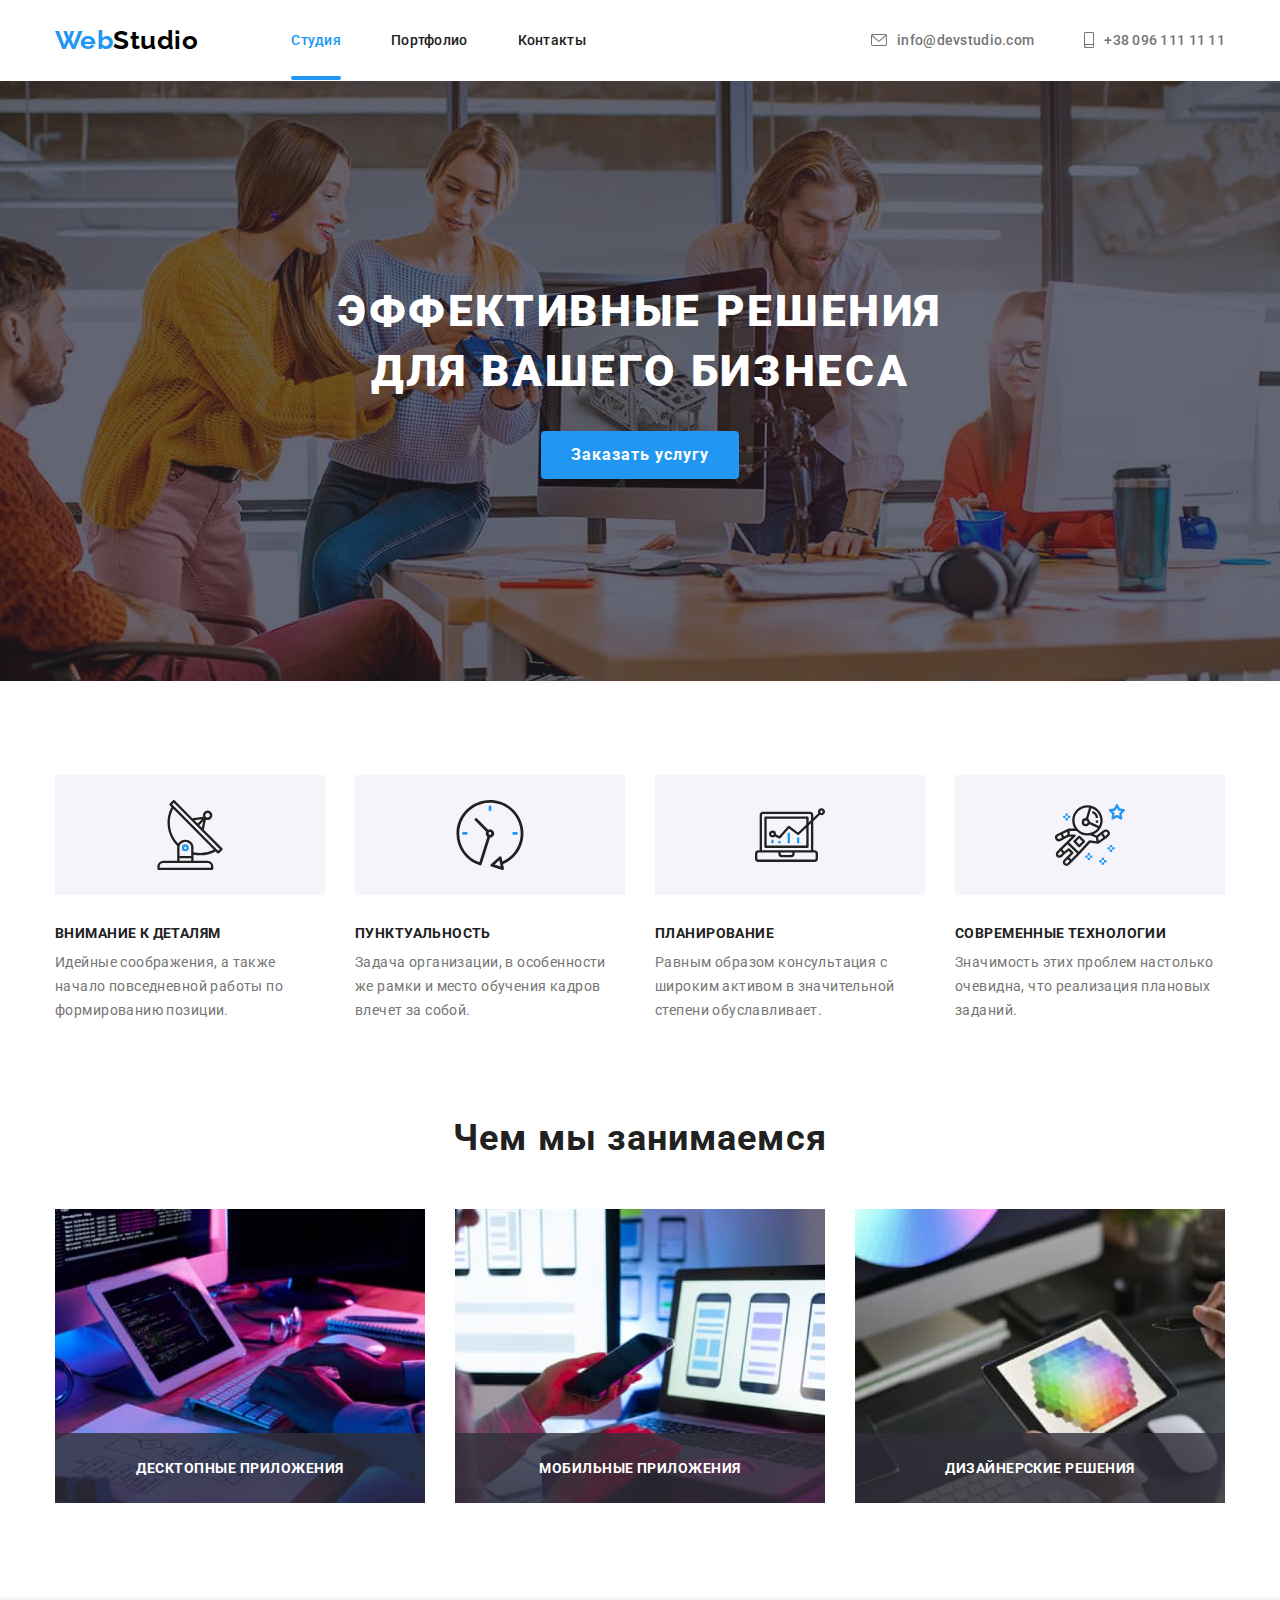
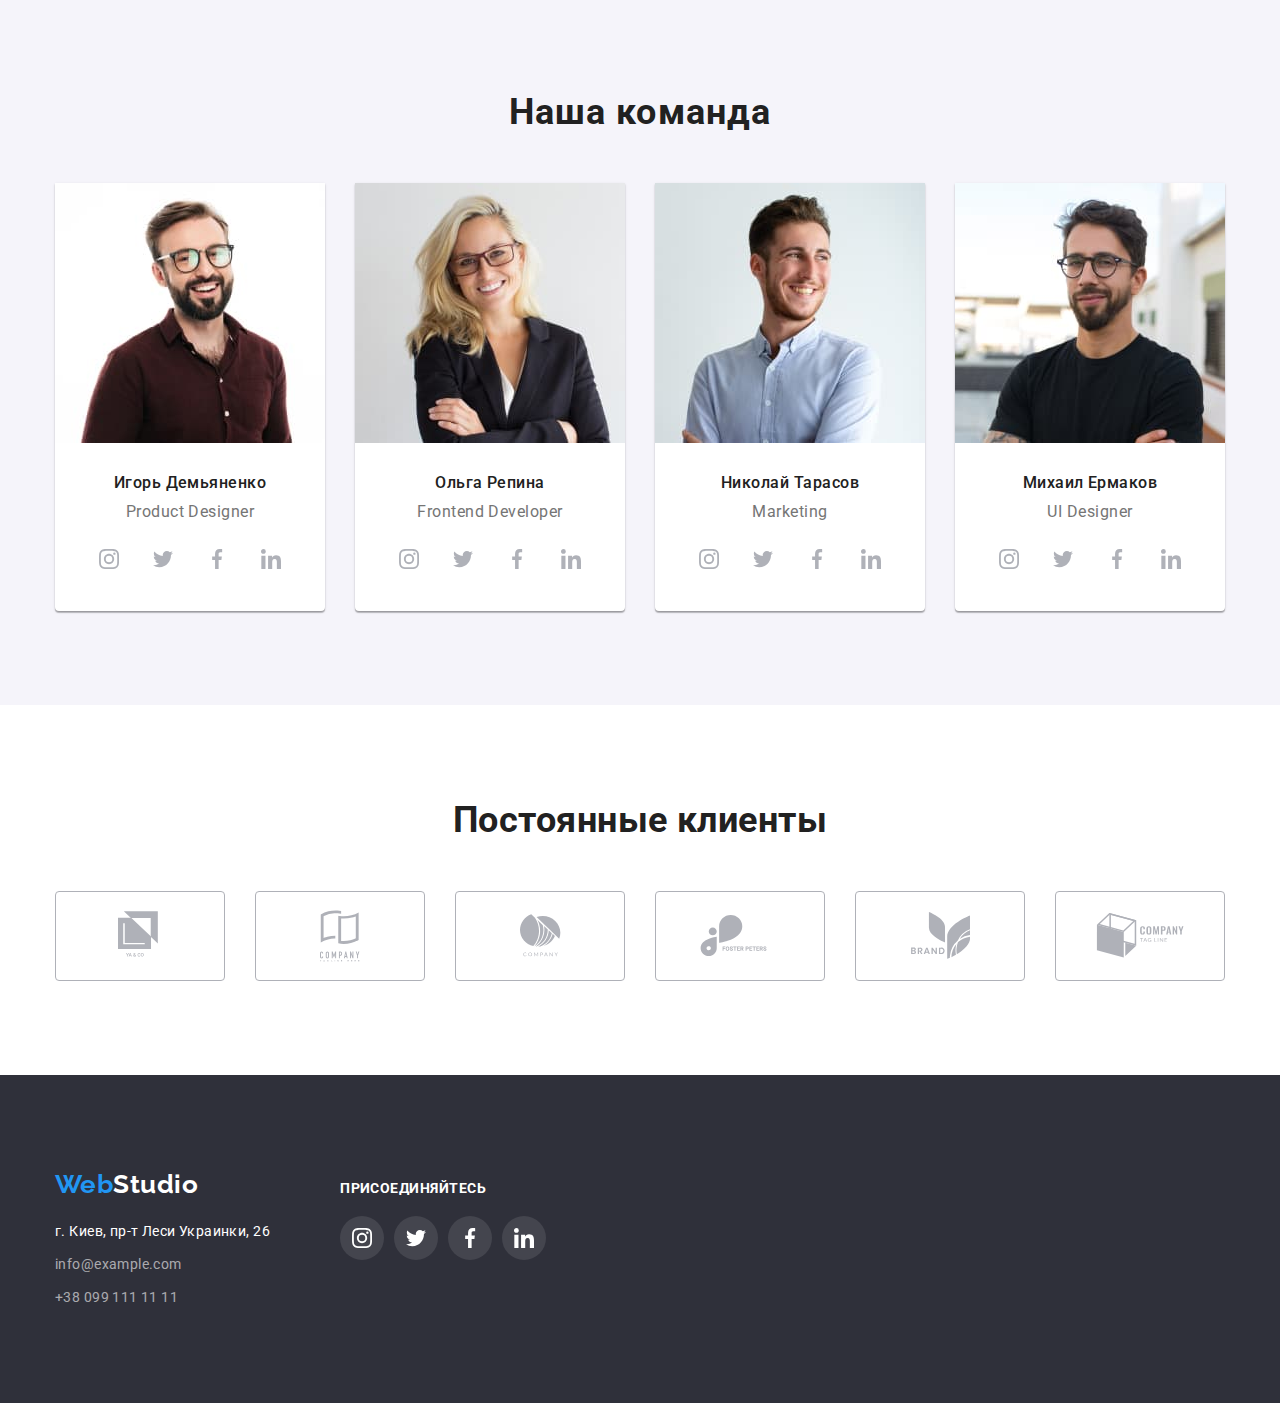
<file: index.html>
<!DOCTYPE html>
<html lang="ru">

<head>
    <meta charset="UTF-8">
    <meta name="viewport" content="width=device-width, initial-scale=1.0">
    <title lang="en">WebStudio</title>
    <link rel="stylesheet"
        href="https://cdnjs.cloudflare.com/ajax/libs/modern-normalize/1.0.0/modern-normalize.min.css">
    <link
        href="https://fonts.googleapis.com/css2?family=Raleway:wght@700&family=Roboto:wght@400;500;700;900&display=swap"
        rel="stylesheet">
    <link rel="stylesheet" href="./css/style.css">
</head>

<body>
    <header class="header">
        <div class="container">
            <nav class="nav">
                <a class="logotype link logo-margin-header" href="./" lang="en">
                    Web<span class="logotype-studio logotype-studio-light-theme">Studio</span>
                </a>
                <ul class="nav-list list">
                    <li class="nav-list-item">
                        <a class="nav-list-link active_link link" href="./">Студия</a>
                    </li>

                    <li class="nav-list-item">
                        <a class="nav-list-link link" href="./portfolio.html">Портфолио</a>
                    </li>

                    <li class="nav-list-item">
                        <a class="nav-list-link link" href="#">Контакты</a>
                    </li>
                </ul>
            </nav>
            <ul class="header-contacts-list list">
                <li class="header-contacts-item">
                    <a class="header-mail-link link" href="mailto:info@devstudio.com">
                        <svg class="mail-icon">
                            <use href="./images/svg/sprite.svg#icon-envelope"></use>
                        </svg>
                        info@devstudio.com
                    </a>
                </li>

                <li class="header-contacts-item">
                    <a class="header-phone-link link" href="tel:+380961111111">
                        <svg class="phone-icon">
                            <use href="./images/svg/sprite.svg#icon-smartphone"></use>
                        </svg>
                        +38 096 111 11 11
                    </a>
                </li>
            </ul>
        </div>
    </header>
    <main>
        <!-- HERO -->
        <section class="hero hero-padding">
            <div class="container">
                <h1 class="hero-title">Эффективные решения для вашего бизнеса</h1>
                <button data-modal-open class="modal-btn" type="button">Заказать услугу</button>
            </div>
        </section>
        <section class="features section-padding">
            <div class="container">
                <h2 class="visually-hidden">Наши преимущества</h2>
                <ul class="features-list list">
                    <li class="features-list-item antenna">
                        <h3 class="features-item-title">Внимание к деталям</h3>
                        <p class="features-item-text">Идейные соображения, а также начало повседневной работы по
                            формированию позиции.</p>
                    </li>

                    <li class="features-list-item">
                        <h3 class="features-item-title">Пунктуальность</h3>
                        <p class="features-item-text">Задача организации, в особенности же рамки и место обучения
                            кадров влечет за собой.</p>
                    </li>

                    <li class="features-list-item">
                        <h3 class="features-item-title">Планирование</h3>
                        <p class="features-item-text">Равным образом консультация с широким активом в значительной
                            степени обуславливает.</p>
                    </li>

                    <li class="features-list-item">
                        <h3 class="features-item-title">Современные технологии</h3>
                        <p class="features-item-text">Значимость этих проблем настолько очевидна, что реализация
                            плановых заданий.</p>
                    </li>
                </ul>
            </div>
        </section>
        <section class="specialization">
            <div class="container">
                <h2 class="specialization-title">Чем мы занимаемся</h2>
                <ul class="specialization-list list">
                    <li class="specialization-list-item">
                        <img class="specialization-img" src="./images/main/about-us/img-left.jpg"
                            alt="Чем мы занимаемся" width="370" height="294">
                        <p class="specialization-text">Десктопные приложения</p>
                    </li>

                    <li class="specialization-list-item">
                        <img class="specialization-img" src="./images/main/about-us/img-middle.jpg"
                            alt="Чем мы занимаемся" width="370" height="294">
                        <p class="specialization-text">Мобильные приложения</p>
                    </li>

                    <li class="specialization-list-item">
                        <img class="specialization-img" src="./images/main/about-us/img-right.jpg"
                            alt="Чем мы занимаемся" width="370" height="294">
                        <p class="specialization-text">Дизайнерские решения</p>
                    </li>
                </ul>
            </div>
        </section>
        <section class="our-team section-padding">
            <div class="container">
                <h2 class="specialization-title">Наша команда</h2>
                <ul class="our-team-list list">
                    <li class="our-team-list-item">
                        <img class="our-team-img" src="./images/main/our-team/ihor-demyanenko.jpg"
                            alt="Игорь Демьяненко" width="270" height="260">
                        <div class="team-content">
                            <h3 class="our-team-item-title">Игорь Демьяненко</h3>
                            <p class="our-team-item-text">Product Designer</p>

                            <ul class="team-socials-list list">
                                <li class="team-socials-list-item">
                                    <a class="team-socials-list-link link" href="">
                                        <svg class="our-team-icon">
                                            <use href="./images/svg/sprite.svg#icon-instagram"></use>
                                        </svg>
                                    </a>
                                </li>
                                <li class="team-socials-list-item">
                                    <a class="team-socials-list-link link" href="">
                                        <svg class="our-team-icon">
                                            <use href="./images/svg/sprite.svg#icon-twitter"></use>
                                        </svg>
                                    </a>
                                </li>
                                <li class="team-socials-list-item">
                                    <a class="team-socials-list-link link" href="">
                                        <svg class="our-team-icon">
                                            <use href="./images/svg/sprite.svg#icon-facebook"></use>
                                        </svg>
                                    </a>
                                </li>
                                <li class="team-socials-list-item">
                                    <a class="team-socials-list-link link" href="">
                                        <svg class="our-team-icon">
                                            <use href="./images/svg/sprite.svg#icon-linkedin"></use>
                                        </svg>
                                    </a>
                                </li>
                            </ul>
                        </div>
                    </li>

                    <li class="our-team-list-item">
                        <img class="our-team-img" src="./images/main/our-team/olga-repina.jpg" alt="Ольга Репина"
                            width="270" height="260">
                        <div class="team-content">
                            <h3 class="our-team-item-title">Ольга Репина</h3>
                            <p class="our-team-item-text">Frontend Developer</p>

                            <ul class="team-socials-list list">
                                <li class="team-socials-list-item">
                                    <a class="team-socials-list-link link" href="">
                                        <svg class="our-team-icon">
                                            <use href="./images/svg/sprite.svg#icon-instagram"></use>
                                        </svg>
                                    </a>
                                </li>
                                <li class="team-socials-list-item">
                                    <a class="team-socials-list-link link" href="">
                                        <svg class="our-team-icon">
                                            <use href="./images/svg/sprite.svg#icon-twitter"></use>
                                        </svg>
                                    </a>
                                </li>
                                <li class="team-socials-list-item">
                                    <a class="team-socials-list-link link" href="">
                                        <svg class="our-team-icon">
                                            <use href="./images/svg/sprite.svg#icon-facebook"></use>
                                        </svg>
                                    </a>
                                </li>
                                <li class="team-socials-list-item">
                                    <a class="team-socials-list-link link" href="">
                                        <svg class="our-team-icon">
                                            <use href="./images/svg/sprite.svg#icon-linkedin"></use>
                                        </svg>
                                    </a>
                                </li>
                            </ul>
                        </div>
                    </li>

                    <li class="our-team-list-item">
                        <img class="our-team-img" src="./images/main/our-team/nikolai-tarasov.jpg" alt="Николай Тарасов"
                            width="270" height="260">
                        <div class="team-content">
                            <h3 class="our-team-item-title">Николай Тарасов</h3>
                            <p class="our-team-item-text">Marketing</p>

                            <ul class="team-socials-list list">
                                <li class="team-socials-list-item">
                                    <a class="team-socials-list-link link" href="">
                                        <svg class="our-team-icon">
                                            <use href="./images/svg/sprite.svg#icon-instagram"></use>
                                        </svg>
                                    </a>
                                </li>
                                <li class="team-socials-list-item">
                                    <a class="team-socials-list-link link" href="">
                                        <svg class="our-team-icon">
                                            <use href="./images/svg/sprite.svg#icon-twitter"></use>
                                        </svg>
                                    </a>
                                </li>
                                <li class="team-socials-list-item">
                                    <a class="team-socials-list-link link" href="">
                                        <svg class="our-team-icon">
                                            <use href="./images/svg/sprite.svg#icon-facebook"></use>
                                        </svg>
                                    </a>
                                </li>
                                <li class="team-socials-list-item">
                                    <a class="team-socials-list-link link" href="">
                                        <svg class="our-team-icon">
                                            <use href="./images/svg/sprite.svg#icon-linkedin"></use>
                                        </svg>
                                    </a>
                                </li>
                            </ul>
                        </div>
                    </li>

                    <li class="our-team-list-item">
                        <img class="our-team-img" src="./images/main/our-team/mikhail-ermakov.jpg" alt="Михаил Ермаков"
                            width="270" height="260">
                        <div class="team-content">
                            <h3 class="our-team-item-title">Михаил Ермаков</h3>
                            <p class="our-team-item-text">UI Designer</p>

                            <ul class="team-socials-list list">
                                <li class="team-socials-list-item">
                                    <a class="team-socials-list-link link" href="">
                                        <svg class="our-team-icon">
                                            <use href="./images/svg/sprite.svg#icon-instagram"></use>
                                        </svg>
                                    </a>
                                </li>
                                <li class="team-socials-list-item">
                                    <a class="team-socials-list-link link" href="">
                                        <svg class="our-team-icon">
                                            <use href="./images/svg/sprite.svg#icon-twitter"></use>
                                        </svg>
                                    </a>
                                </li>
                                <li class="team-socials-list-item">
                                    <a class="team-socials-list-link link" href="">
                                        <svg class="our-team-icon">
                                            <use href="./images/svg/sprite.svg#icon-facebook"></use>
                                        </svg>
                                    </a>
                                </li>
                                <li class="team-socials-list-item">
                                    <a class="team-socials-list-link link" href="">
                                        <svg class="our-team-icon">
                                            <use href="./images/svg/sprite.svg#icon-linkedin"></use>
                                        </svg>
                                    </a>
                                </li>
                            </ul>
                        </div>
                    </li>
                </ul>
            </div>
        </section>
        <section class="regular-clients section-padding">
            <div class="container">
                <h2 class="regular-clients-title">Постоянные клиенты</h2>
                <ul class="regular-clients-list list">
                    <li class="regular-clients-item">
                        <a class="regular-clients-link link" href="">
                            <svg class="icon-regular-clients" width="44" height="49">
                                <use href="./images/svg/sprite.svg#icon-Client-1"></use>
                            </svg>
                        </a>
                    </li>
                    <li class="regular-clients-item">
                        <a class="regular-clients-link link" href="">
                            <svg class="icon-regular-clients" width="40" height="52">
                                <use href="./images/svg/sprite.svg#icon-Client-2"></use>
                            </svg>
                        </a>
                    </li>
                    <li class="regular-clients-item">
                        <a class="regular-clients-link link" href="">
                            <svg class="icon-regular-clients" width="41" height="43">
                                <use href=" ./images/svg/sprite.svg#icon-Client-3"></use>
                            </svg>
                        </a>
                    </li>
                    <li class="regular-clients-item">
                        <a class="regular-clients-link link" href="">
                            <svg class="icon-regular-clients" width="80" height="42">
                                <use href="./images/svg/sprite.svg#icon-Client-4"></use>
                            </svg>
                        </a>
                    </li>
                    <li class="regular-clients-item">
                        <a class="regular-clients-link link" href="">
                            <svg class="icon-regular-clients" width="59" height="47">
                                <use href="./images/svg/sprite.svg#icon-Client-5"></use>
                            </svg>
                        </a>
                    </li>
                    <li class="regular-clients-item">
                        <a class="regular-clients-link link" href="">
                            <svg class="icon-regular-clients" width="89" height="45">
                                <use href="./images/svg/sprite.svg#icon-Client-6"></use>
                            </svg>
                        </a>
                    </li>
                </ul>
            </div>
        </section>
    </main>
    <footer class="footer section-padding">
        <div class="container">
            <div class="address-container">
                <a class="logotype link logo-margin-footer" href="./">
                    Web<span class="logotype-studio logotype-studio-dark-theme">Studio</span>
                </a>
                <address class="address">
                    <ul class="contact-information-list list">
                        <li class="contact-information-list-item">
                            <a class="contact-information-address-link link"
                                href="https://goo.gl/maps/LeHWgoiSGdTN2wAK9" target="_blank"
                                rel="noopener noreferrer">г. Киев,
                                пр-т Леси
                                Украинки,
                                26
                            </a>
                        </li>
                        <li class="contact-information-list-item">
                            <a class="contact-information-link link" href="mailto:info@example.com">info@example.com</a>
                        </li>
                        <li class="contact-information-list-item">
                            <a class="contact-information-link link" href="tel:+380991111111">+38 099 111 11 11</a>
                        </li>
                    </ul>
                </address>
            </div>
            <div class="socials-footer-container">
                <h2 class="socials-footer-title">присоединяйтесь</h2>
                <ul class="footer-socials-list list">
                    <li class="team-socials-list-item">
                        <a class="team-socials-list-link link socials-dark-theme" href="">
                            <svg class="our-team-icon">
                                <use href="./images/svg/sprite.svg#icon-instagram"></use>
                            </svg>
                        </a>
                    </li>
                    <li class="team-socials-list-item">
                        <a class="team-socials-list-link link socials-dark-theme" href="">
                            <svg class="our-team-icon">
                                <use href="./images/svg/sprite.svg#icon-twitter"></use>
                            </svg>
                        </a>
                    </li>
                    <li class="team-socials-list-item">
                        <a class="team-socials-list-link link socials-dark-theme" href="">
                            <svg class="our-team-icon">
                                <use href="./images/svg/sprite.svg#icon-facebook"></use>
                            </svg>
                        </a>
                    </li>
                    <li class="team-socials-list-item">
                        <a class="team-socials-list-link link socials-dark-theme" href="">
                            <svg class="our-team-icon">
                                <use href="./images/svg/sprite.svg#icon-linkedin"></use>
                            </svg>
                        </a>
                    </li>
                </ul>
            </div>
        </div>
    </footer>

    <div data-modal class="backdrop is-hidden">
        <div class="modal">
            <button data-modal-close class="modal-button-close">
                <svg class="modal-icon">
                    <use href="./images/svg/sprite.svg#icon-close"></use>
                </svg>
            </button>

        </div>

    </div>
    <script src="./js/modal.js"></script>
</body>

</html>
</file>
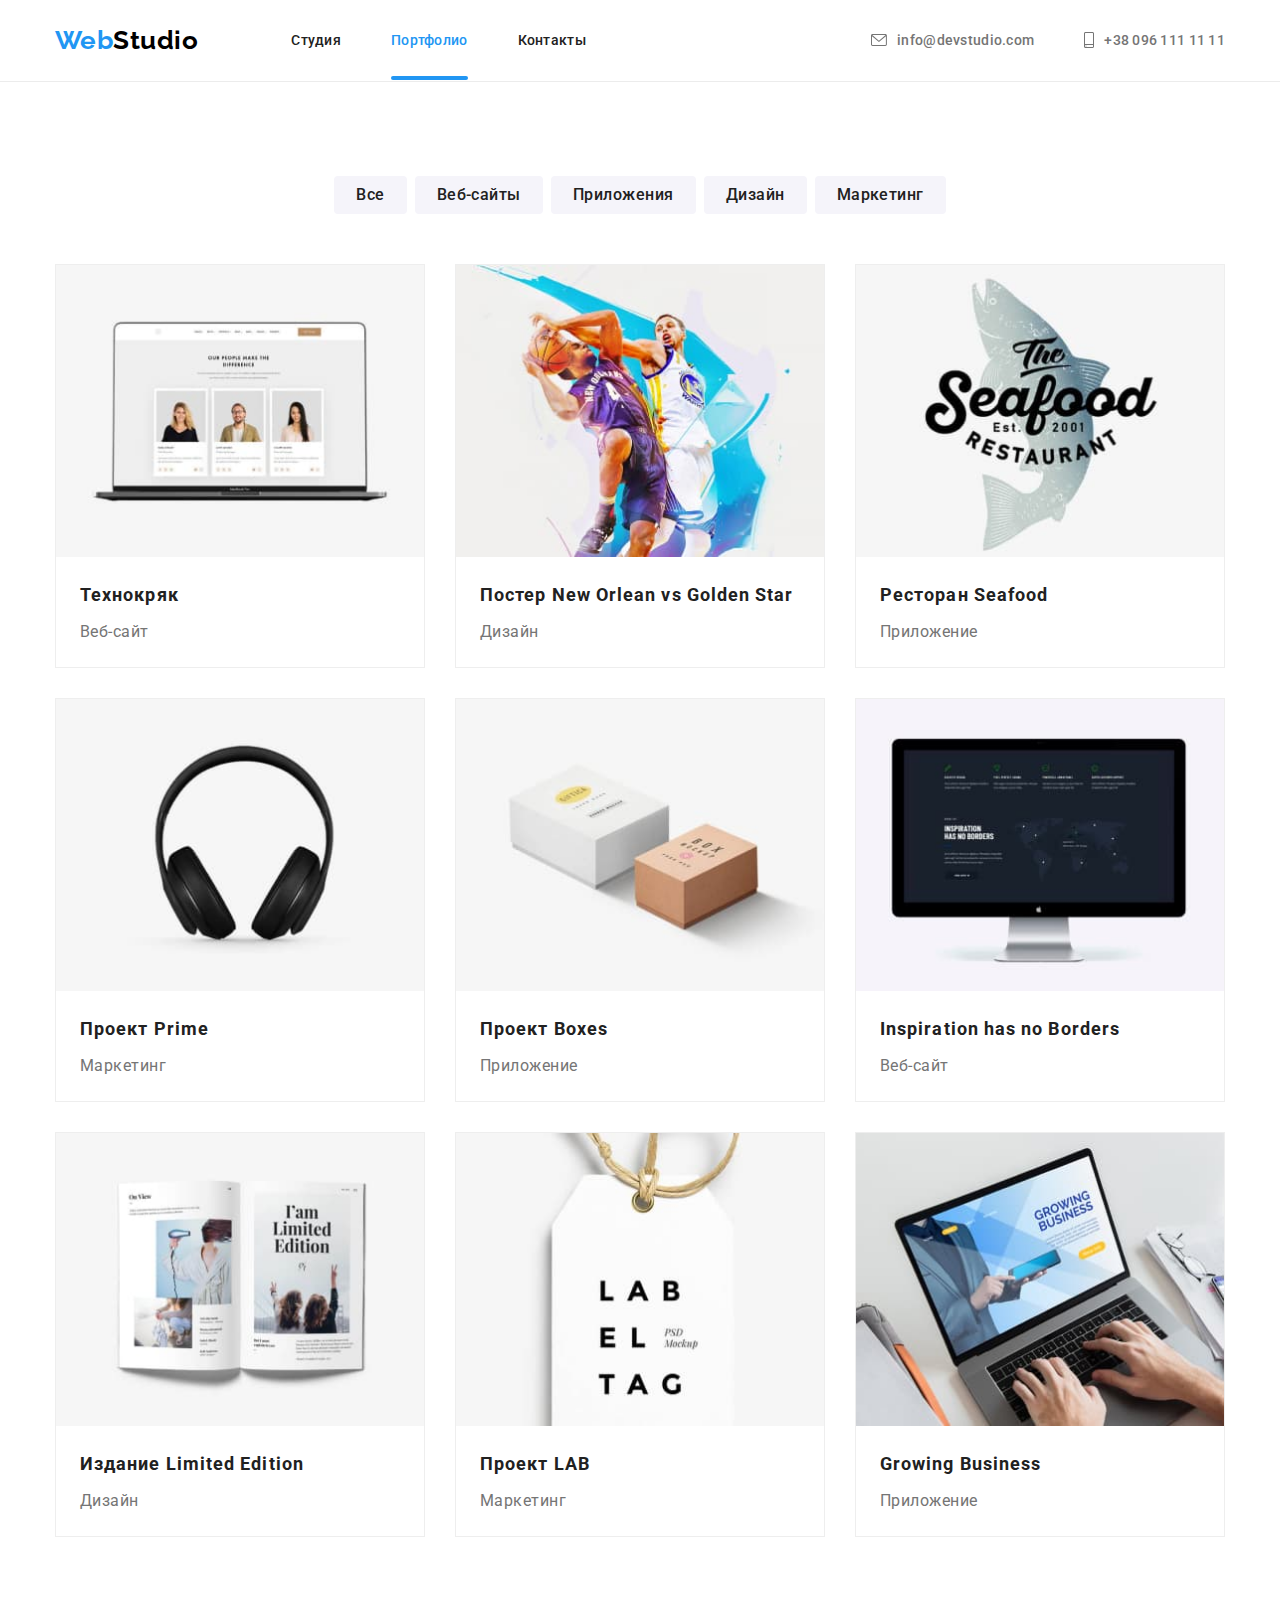
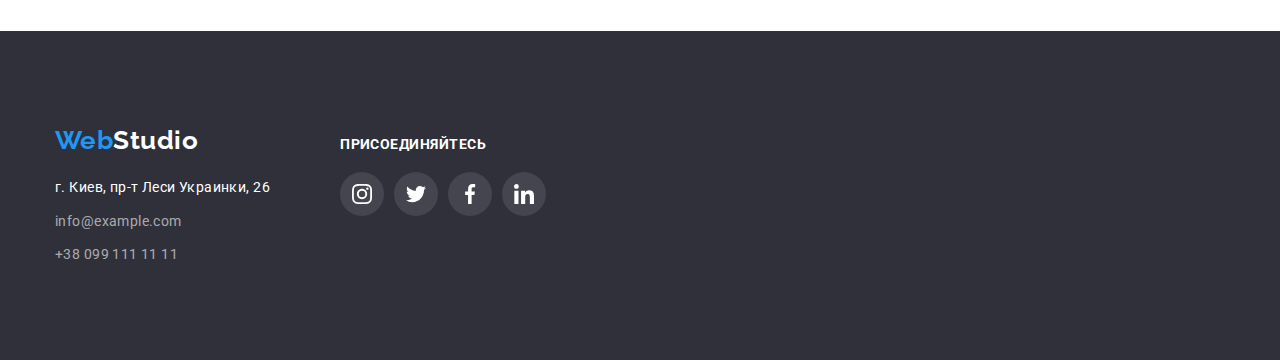
<file: portfolio.html>
<!DOCTYPE html>
<html lang="ru">

<head>
    <meta charset="UTF-8">
    <meta name="viewport" content="width=device-width, initial-scale=1.0">
    <title>WebStudio-Портфолио</title>
    <link rel="stylesheet" href="https://cdnjs.cloudflare.com/ajax/libs/modern-normalize/1.0.0/modern-normalize.css">
    <link
        href="https://fonts.googleapis.com/css2?family=Raleway:wght@700&family=Roboto:wght@400;500;700;900&display=swap"
        rel="stylesheet">
    <link rel="stylesheet" href="./css/style.css">
</head>

<body>
    <header class="header border">
        <div class="container">
            <nav class="nav">
                <a class="logotype link logo-margin-header" href="./index.html" lang="en">
                    Web<span class="logotype-studio logotype-studio-light-theme">Studio</span>
                </a>
                <ul class="nav-list list">
                    <li class="nav-list-item">
                        <a class="nav-list-link link" href="./index.html">Студия</a>
                    </li>

                    <li class="nav-list-item">
                        <a class="nav-list-link active_link link" href="./portfolio.html">Портфолио</a>
                    </li>

                    <li class="nav-list-item">
                        <a class="nav-list-link link" href="#">Контакты</a>
                    </li>
                </ul>
            </nav>
            <ul class="header-contacts-list list">
                <li class="header-contacts-item">
                    <a class="header-mail-link link" href="mailto:info@devstudio.com">
                        <svg class="mail-icon">
                            <use href="./images/svg/sprite.svg#icon-envelope"></use>
                        </svg>
                        info@devstudio.com</a>
                </li>

                <li class="header-contacts-item">
                    <a class="header-phone-link link" href="tel:+380961111111">
                        <svg class="phone-icon">
                            <use href="./images/svg/sprite.svg#icon-smartphone"></use>
                        </svg>
                        +38 096 111 11 11</a>
                </li>
            </ul>
        </div>
    </header>
    <main>
        <section class="portfolio section-padding">
            <div class="container">
                <h1 hidden>Фильтры</h1>
                <ul class="filter-list list">
                    <li class="filter-list-item">
                        <button class="filter-list-button" type="button">Все</button>
                    </li>

                    <li class="filter-list-item">
                        <button class="filter-list-button" type="button">Веб-сайты</button>
                    </li>

                    <li class="filter-list-item">
                        <button class="filter-list-button" type="button">Приложения</button>
                    </li>

                    <li class="filter-list-item">
                        <button class="filter-list-button" type="button">Дизайн</button>
                    </li>

                    <li class="filter-list-item">
                        <button class="filter-list-button" type="button">Маркетинг</button>
                    </li>
                </ul>
                <ul class="projects-list list">
                    <li class="projects-list-item">
                        <a class="projects-list-link link" href="">
                            <div class="cards-overlay">
                                <img class="projects-list-img" src="./images/portfolio/1-tehnokryak.jpg" alt="Технокряк"
                                    width="370" height="294">
                                <p class="cards-overlay-text">Технокряк это современная площадка распространения
                                    коронавируса.
                                    Компании используют эту платформу для цифрового
                                    шпионажа и атак на защищённые сервера конкурентов.</p>
                            </div>
                            <div class="projects-content">
                                <h2 class="projects-list-title">Технокряк</h2>
                                <p class="projects-list-text">Веб-сайт</p>
                            </div>
                        </a>
                    </li>
                    <li class="projects-list-item">
                        <a class="projects-list-link link" href="">
                            <div class="cards-overlay">
                                <img class="projects-list-img"
                                    src="./images/portfolio/2-poster-new-orlean-vs-golden-star.jpg"
                                    alt="Постер New Orlean vs Golden Star" width="370" height="294">
                                <p class="cards-overlay-text">Технокряк это современная площадка распространения
                                    коронавируса.
                                    Компании используют эту платформу для цифрового
                                    шпионажа и атак на защищённые сервера конкурентов.</p>
                            </div>
                            <div class="projects-content">
                                <h2 class="projects-list-title">Постер New Orlean vs Golden Star</h2>
                                <p class="projects-list-text">Дизайн</p>
                            </div>
                        </a>
                    </li>
                    <li class="projects-list-item">
                        <a class="projects-list-link link" href="">
                            <div class="cards-overlay">
                                <img class="projects-list-img" src="./images/portfolio/3-restoran-seafood.jpg"
                                    alt="Ресторан Seafood" width="370" height="294">
                                <p class="cards-overlay-text">Технокряк это современная площадка распространения
                                    коронавируса.
                                    Компании используют эту платформу для цифрового
                                    шпионажа и атак на защищённые сервера конкурентов.</p>
                            </div>
                            <div class="projects-content">
                                <h2 class="projects-list-title">Ресторан Seafood</h2>
                                <p class="projects-list-text">Приложение</p>
                            </div>
                        </a>
                    </li>
                    <li class="projects-list-item">
                        <a class="projects-list-link link" href="">
                            <div class="cards-overlay">
                                <img class="projects-list-img" src="./images/portfolio/4-proekt-prime.jpg"
                                    alt="Проект Prime" width="370" height="294">
                                <p class="cards-overlay-text">Технокряк это современная площадка распространения
                                    коронавируса.
                                    Компании используют эту платформу для цифрового
                                    шпионажа и атак на защищённые сервера конкурентов.</p>
                            </div>
                            <div class="projects-content">
                                <h2 class="projects-list-title">Проект Prime</h2>
                                <p class="projects-list-text">Маркетинг</p>
                            </div>
                        </a>
                    </li>
                    <li class="projects-list-item">
                        <a class="projects-list-link link" href="">
                            <div class="cards-overlay">
                                <img class="projects-list-img" src="./images/portfolio/5-proekt-boxes.jpg"
                                    alt="Проект Boxes" width="370" height="294">
                                <p class="cards-overlay-text">Технокряк это современная площадка распространения
                                    коронавируса.
                                    Компании используют эту платформу для цифрового
                                    шпионажа и атак на защищённые сервера конкурентов.</p>
                            </div>
                            <div class="projects-content">
                                <h2 class="projects-list-title">Проект Boxes</h2>
                                <p class="projects-list-text">Приложение</p>
                            </div>
                        </a>
                    </li>
                    <li class="projects-list-item">
                        <a class="projects-list-link link" href="">
                            <div class="cards-overlay">
                                <img class="projects-list-img" src="./images/portfolio/6-inspiration-has-no-borders.jpg"
                                    alt="Inspiration has no Borders" width="370" height="294">
                                <p class="cards-overlay-text">Технокряк это современная площадка распространения
                                    коронавируса.
                                    Компании используют эту платформу для цифрового
                                    шпионажа и атак на защищённые сервера конкурентов.</p>
                            </div>
                            <div class="projects-content">
                                <h2 class="projects-list-title">Inspiration has no Borders</h2>
                                <p class="projects-list-text">Веб-сайт</p>
                            </div>
                        </a>
                    </li>
                    <li class="projects-list-item">
                        <a class="projects-list-link link" href="">
                            <div class="cards-overlay">
                                <img class="projects-list-img" src="./images/portfolio/7-izdanie-limited-edition.jpg"
                                    alt="Издание Limited Edition" width="370" height="294">
                                <p class="cards-overlay-text">Технокряк это современная площадка распространения
                                    коронавируса.
                                    Компании используют эту платформу для цифрового
                                    шпионажа и атак на защищённые сервера конкурентов.</p>
                            </div>
                            <div class="projects-content">
                                <h2 class="projects-list-title">Издание Limited Edition</h2>
                                <p class="projects-list-text">Дизайн</p>
                            </div>
                        </a>
                    </li>
                    <li class="projects-list-item">
                        <a class="projects-list-link link" href="">
                            <div class="cards-overlay">
                                <img class="projects-list-img" src="./images/portfolio/8-proekt-lab.jpg"
                                    alt="Проект LAB" width="370" height="294">
                                <p class="cards-overlay-text">Технокряк это современная площадка распространения
                                    коронавируса.
                                    Компании используют эту платформу для цифрового
                                    шпионажа и атак на защищённые сервера конкурентов.</p>
                            </div>
                            <div class="projects-content">
                                <h2 class="projects-list-title">Проект LAB</h2>
                                <p class="projects-list-text">Маркетинг</p>
                            </div>
                        </a>
                    </li>
                    <li class="projects-list-item">
                        <a class="projects-list-link link" href="">
                            <div class="cards-overlay">
                                <img class="projects-list-img" src="./images/portfolio/9-growing-business.jpg"
                                    alt="Growing Business" width="370" height="294">
                                <p class="cards-overlay-text">Технокряк это современная площадка распространения
                                    коронавируса.
                                    Компании используют эту платформу для цифрового
                                    шпионажа и атак на защищённые сервера конкурентов.</p>
                            </div>
                            <div class="projects-content">
                                <h2 class="projects-list-title">Growing Business</h2>
                                <p class="projects-list-text">Приложение</p>
                            </div>
                        </a>
                    </li>
                </ul>
            </div>
        </section>
    </main>
    <footer class="footer section-padding">
        <div class="container">
            <div class="address-container">
                <a class="logotype link logo-margin-footer" href="./">
                    Web<span class="logotype-studio logotype-studio-dark-theme">Studio</span>
                </a>
                <address class="address">
                    <ul class="contact-information-list list">
                        <li class="contact-information-list-item"><a class="contact-information-address-link link"
                                href="https://goo.gl/maps/LeHWgoiSGdTN2wAK9" target="_blank"
                                rel="noopener noreferrer">г. Киев, пр-т Леси
                                Украинки,
                                26</a>
                        </li>
                        <li class="contact-information-list-item"><a class="contact-information-link link"
                                href="mailto:info@example.com">info@example.com</a></li>
                        <li class="contact-information-list-item"><a class="contact-information-link link"
                                href="tel:+380991111111">+38 099 111 11 11</a></li>
                    </ul>
                </address>
            </div>
            <div class="socials-footer-container">
                <h2 class="socials-footer-title">присоединяйтесь</h2>
                <ul class="footer-socials-list list">
                    <li class="team-socials-list-item">
                        <a class="team-socials-list-link link socials-dark-theme" href="">
                            <svg class="our-team-icon">
                                <use href="./images/svg/sprite.svg#icon-instagram"></use>
                            </svg>
                        </a>
                    </li>
                    <li class="team-socials-list-item">
                        <a class="team-socials-list-link link socials-dark-theme" href="">
                            <svg class="our-team-icon">
                                <use href="./images/svg/sprite.svg#icon-twitter"></use>
                            </svg>
                        </a>
                    </li>
                    <li class="team-socials-list-item">
                        <a class="team-socials-list-link link socials-dark-theme" href="">
                            <svg class="our-team-icon">
                                <use href="./images/svg/sprite.svg#icon-facebook"></use>
                            </svg>
                        </a>
                    </li>
                    <li class="team-socials-list-item">
                        <a class="team-socials-list-link link socials-dark-theme" href="">
                            <svg class="our-team-icon">
                                <use href="./images/svg/sprite.svg#icon-linkedin"></use>
                            </svg>
                        </a>
                    </li>
                </ul>
            </div>
        </div>
    </footer>
</body>

</html>
</file>
<file: css/style.css>
:root {
    --text-font: 'Roboto', sans-serif;
    --logo-font: 'Raleway', sans-serif;
    --text-color: #757575;
    --title-color: #212121;
    --accent-color: #2196F3;
    --header-hero-btn-color: #FFFFFF;
    --hero-footer-bgrnd-color: #2F303A;
    --our-team-bgrnd-color: #F5F4FA;
    --social-links-color: #AFB1B8;
    --hero-bgrnd-color: rgba(47, 48, 58, 0.4);
    --portfolio-cards-border: 1px solid #EEEEEE;
    --specialization-text-bg-color: rgba(47, 48, 58, 0.8);
    --cards-overlay-bg-color: rgba(33, 150, 243, 0.9);
    --backdrop-overlay-bg-color: rgba(0, 0, 0, 0.2);
}

body {
    font-family: 'Roboto', sans-serif;
    letter-spacing: 0.03em;
}

.visually-hidden:not(:focus):not(:active),
input[type="checkbox"].visually-hidden,
input[type="radio"].visually-hidden {
  position: absolute;
  width: 1px;
  height: 1px;
  margin: -1px;
  border: 0;
  padding: 0;
  white-space: nowrap;
  clip-path: inset(100%);
  clip: rect(0 0 0 0);
  overflow: hidden;
}

h1,
h2,
h3,
h4,
h5,
h6,
p {
margin: 0;
}

ul,
ol {
margin: 0;
padding: 0;
}

img {
display: block;
max-width: 100%;
height: auto;
}

.list {
list-style: none;
}

.link {
text-decoration: none;
}

.container {
    width: 1200px;
    padding-left: 15px;
    padding-right: 15px;
    margin: 0 auto;
}

.section-padding {
    padding-top: 94px;
    padding-bottom: 94px;
}

.border {
    border-bottom: 1px solid #ECECEC;
}

/* ===== HEADER===== */
.header .container {
    display: flex;
    align-items: center;
}

.logotype {
    font-family: var(--logo-font);
    font-weight: 700;
    font-size: 26px;
    line-height: 1.192;
    color: var(--accent-color);
}

.logo-margin-header {
    margin-right: 93px;
    padding-top: 24.6px;
    padding-bottom: 25px;
}

.logotype-studio-light-theme {
    color: #000000;
}

.logotype-studio-dark-theme {
    color: var(--header-hero-btn-color);
}

.nav {
    display: flex;
    align-items: center;
}

.nav-list {
    display: flex;
    align-items: center;
}

.nav-list-item:not(:last-child) {
    margin-right: 50px;
}

.nav-list-link {
    position: relative;
    display: block;
    font-weight: 500;
    font-size: 14px;
    line-height: 1.143;
    letter-spacing: 0.02em;
    color: var(--title-color);
    padding-top: 32px;
    padding-bottom: 32px;

    transition: color 250ms cubic-bezier(0.4, 0, 0.2, 1);
}

.nav-list-link::after {
    position: absolute;
    content: '';
    height: 4px;
    width: 100%;
    left: 0;
    bottom: 0;

    background-color: var(--accent-color);
    border-radius: 2px;
    transition: transform 250ms cubic-bezier(0.4, 0, 0.2, 1);
    transform: scale(0);
}

.nav-list-link:hover::after,
.nav-list-link:focus::after,
.nav-list-link.active_link::after   {
    transform: scaleX(1);
}

.header-contacts-list {
    display: flex;
    align-items: center;
    margin-left: auto;
}

.header-contacts-item:not(:last-child) {
    margin-right: 50px;
}

.header-mail-link {
    display: flex;
    align-items: center;
    font-weight: 500;
    font-size: 14px;
    line-height: 1.143;
    letter-spacing: 0.02em;
    color: var(--text-color);
    padding-top: 32px;
    padding-bottom: 32px;
    fill: currentColor;


    transition: color 250ms cubic-bezier(0.4, 0, 0.2, 1);
}

.mail-icon {
    width: 16px;
    height: 12px;
    margin-right: 10px;
    object-fit: cover;
}

.header-phone-link{
    display: flex;
    align-items: center;
    font-weight: 500;
    font-size: 14px;
    line-height: 1.143;
    letter-spacing: 0.02em;
    color: var(--text-color);
    padding-top: 32px;
    padding-bottom: 32px;
    fill: currentColor;

    transition: color 250ms cubic-bezier(0.4, 0, 0.2, 1);
}

.nav-list-link:hover,
.nav-list-link:focus,
.header-mail-link:hover,
.header-mail-link:focus,
.header-phone-link:hover,
.header-phone-link:focus,
.active_link
 {
    color: var(--accent-color);
}

.phone-icon {
    width: 10px;
    height: 16px;
    margin-right: 10px;
}
/* ===== END HEADER ===== */

/* ===== HERO ===== */
.hero {
    max-width: 1600px;
    height: 600px;
    margin-right: auto;
    margin-left: auto;
    padding-top: 200px;
    padding-bottom: 200px;

    background-image: linear-gradient(to right,
    var(--hero-bgrnd-color) 50%,
    var(--hero-bgrnd-color) 50%
    ),
    url(../images/hero.jpg);
    background-color: var(--hero-footer-bgrnd-color);
    background-position: center;
    background-size: cover;
    }

.hero .container {
    display: flex;
    flex-direction: column;
    align-items: center;
}

.hero-title {
    font-weight: 900;
    font-size: 44px;
    line-height: 1.364;
    text-align: center;
    letter-spacing: 0.06em;
    text-transform: uppercase;
    color: var(--header-hero-btn-color);
    max-width: 696px;
    margin-bottom: 30px;
}

.modal-btn {
    /* min-width: 200px; */
    font-family: inherit;
    font-weight: 700;
    font-size: 16px;
    line-height: 1.875;
    /* identical to box height, or 187% */
    letter-spacing: 0.06em;
    color: var(--header-hero-btn-color);
    background: var(--accent-color);
    box-shadow: 0px 4px 4px rgba(0, 0, 0, 0.15);
    border-radius: 4px;
    cursor: pointer;
    border: none;
    padding: 9px 30px;
}

.modal-btn:active {

}

/* ===== END HERO ===== */

/* ===== FEATURES ===== */
.features .container {
    display: flex;
}

.features-list {
    display: flex;
}

.features-list-item {
    width: calc((100% - 90px) / 4);
    margin-right: 30px;
}

.features-list-item:last-child {
    margin-right: 0px;
}

.features-list-item h3 {
    margin-bottom: 10px;
}

.features-item-title {
    font-weight: 700;
    font-size: 14px;
    line-height: 1.143;
    letter-spacing: 0.03em;
    text-transform: uppercase;
    color: var(--title-color);
}

.features-item-text {
    font-weight: 400;
    font-size: 14px;
    line-height: 1.714;
    letter-spacing: 0.03em;
    color: var(--text-color);
}

.features-list-item::before {
    content: '';
    display: block;
    height: 120px;
    background-color: var(--our-team-bgrnd-color);
    margin-bottom: 30px;
}

.features-list-item:nth-child(1)::before {
    background-image: url('../images/svg/features/antenna.svg');
    background-repeat: no-repeat;
    background-position: center;
}

.features-list-item:nth-child(2)::before {
    background-image: url('../images/svg/features/clock.svg');
    background-repeat: no-repeat;
    background-position: center;
}

.features-list-item:nth-child(3)::before {
    background-image: url('../images/svg/features/diagram.svg');
    background-repeat: no-repeat;
    background-position: center;
}

.features-list-item:nth-child(4)::before {
    background-image: url('../images/svg/features/astronaut.svg');
    background-repeat: no-repeat;
    background-position: center;
}
/* ===== END FEATURES ===== */

/* ===== SPECIALIZATION ===== */
.specialization {
        padding-bottom: 94px;
}

.specialization .container {
    display: flex;
    flex-direction: column;
    align-items: center;
}

.specialization-list {
    display: flex;
}

.specialization-list-item {
    position: relative;
    width: calc((100% - 60px) / 3);
    margin-right: 30px;
}

.specialization-list-item:last-child {
    margin-right: 0px;
}

.specialization-title {
    font-weight: 700;
    font-size: 36px;
    line-height: 1.167;
    text-align: center;
    letter-spacing: 0.03em;
    color: var(--title-color);
    margin-bottom: 50px;
}

.specialization-text {
    position: absolute;
    left: 0%;
    bottom: 0%;

    display: flex;
    align-items: center;
    justify-content: center;

    height: 70px;
    width: 100%;

    font-weight: 700;
    font-size: 14px;
    line-height: 1.143;
    text-transform: uppercase;
    color: var(--header-hero-btn-color);
    background-color:var(--specialization-text-bg-color);
}

/* ===== END SPECIALIZATION ===== */

/* ===== OUR TEAM ===== */
.our-team {
    background-color: var(--our-team-bgrnd-color);
}

.our-team .container {
    display: flex;
    flex-direction: column;
    align-items: center;
}

.our-team-list {
    display: flex;
}

.our-team-list-item {
    width: calc((100% - 90px)/4);
    margin-right: 30px;
    background: var(--header-hero-btn-color);

    box-shadow: 0px 1px 3px rgba(0, 0, 0, 0.12), 0px 1px 1px rgba(0, 0, 0, 0.14), 0px 2px 1px rgba(0, 0, 0, 0.2);
    border-radius: 0px 0px 4px 4px;
}

.our-team-list-item:last-child {
    margin-right: 0px;
}

.team-content {
    padding: 30px 32px;
}

.our-team-list-item h3 {
    margin-bottom: 10px;
}

.our-team-item-title {
    font-weight: 500;
    font-size: 16px;
    line-height:  1.188;
    /* identical to box height */
    text-align: center;
    letter-spacing: 0.03em;
    color: var(--title-color);
}

.our-team-item-text {
    font-weight: 400;
    font-size: 16px;
    line-height:  1.188;
    /* identical to box height */
    text-align: center;
    letter-spacing: 0.03em;
    color: var(--text-color);
    margin-bottom: 16px;
}

.team-socials-list-item {
    display: flex;
}

.team-socials-list-item:not(:last-child) {
    margin-right: 10px;
}

.team-socials-list {
    display: flex;
    align-items: center;
}

.team-socials-list-link {
    display: flex;
    align-items: center;
    justify-content: center;
    width: 44px;
    height: 44px;
    border-radius: 50%;
    color: var(--social-links-color);

    transition: color 250ms cubic-bezier(0.4, 0, 0.2, 1),
    background-color 250ms cubic-bezier(0.4, 0, 0.2, 1);
}

.team-socials-list-link:hover,
.team-socials-list-link:focus {
    color: var(--header-hero-btn-color);
    background-color: var(--accent-color);
}

.our-team-icon {
    width: 20px;
    height: 20px;
    fill: currentColor;
}

/* ===== END OUR TEAM ===== */

/* ===== REGULAR CLIENTS ===== */
.regular-clients .container {
    display: flex;
    flex-direction: column;
    align-items: center;
}

.regular-clients-list {
    display: flex;
    justify-content: center;
}

.regular-clients-item:not(:last-child) {
    margin-right: 30px;
}

.regular-clients-link {
    display: flex;
    align-items: center;
    justify-content: center;
    width: 170px;
    height: 90px;
    color: var(--social-links-color);
    border: 1px solid var(--social-links-color);
    border-radius: 4px;

    transition: color 250ms cubic-bezier(0.4, 0, 0.2, 1),
    border 250ms cubic-bezier(0.4, 0, 0.2, 1);
}

.regular-clients-link:hover,
.regular-clients-link:focus {
    color: var(--accent-color);
    border: 1px solid var(--accent-color);
}

.icon-regular-clients {
    fill: currentColor;
}

.regular-clients-title {
    font-weight: 700;
    font-size: 36px;
    line-height: 1.167;
    color: var(--title-color);
    margin-bottom: 50px;
}

/* ===== END REGULAR CLIENTS ===== */

/* ===== FOOTER ===== */
.footer {
    background-color: var(--hero-footer-bgrnd-color);
}

.footer .container {
    display: flex;
    align-items: baseline;
}

.address-container {
    display: flex;
    flex-direction: column;
    margin-right: 70px;
}

.logo-margin-footer {
    margin-bottom: 20px;
}

.contact-information-list-item:not(:last-child) {
    margin-bottom: 9px;
}

.contact-information-address-link {
    font-style: normal;
    font-weight: 400;
    font-size: 14px;
    line-height: 1.714;
    /* or 171% */
    letter-spacing: 0.03em;
    color: var(--header-hero-btn-color);
}

.contact-information-link {
    font-style: normal;
    font-weight: 400;
    font-size: 14px;
    line-height: 24px;
    letter-spacing: 0.03em;
    color: rgba(255, 255, 255, 0.6);

    transition: color 250ms cubic-bezier(0.4, 0, 0.2, 1);
}

.contact-information-link:hover,
.contact-information-link:focus {
    color:var(--accent-color)
}


.socials-footer-container {
    display: flex;
    flex-direction: column;
}

.socials-footer-title {
    font-weight: 700;
    font-size: 14px;
    line-height: 1.143;
    text-transform: uppercase;
    color: var(--header-hero-btn-color);
    margin-bottom: 20px;
}

.footer-socials-list {
    display: flex;
    justify-content: space-between;
}

.socials-dark-theme {
    color: var(--header-hero-btn-color);
    background: rgba(255, 255, 255, 0.1);
}

/* ===== END FOOTER ===== */

/* ==== BACKDROP ==== */

.backdrop {
    position: fixed;
    top: 0;
    left: 0;

    width: 100%;
    height: 100%;

    background-color: var(--backdrop-overlay-bg-color);
    
    transition: opacity 250ms cubic-bezier(0.4, 0, 0.2, 1);
}

.backdrop.is-hidden {
    opacity: 0;
    pointer-events: none;
}

.modal {
    position: absolute;
    top: 50%;
    left: 50%;
    transform: translate(-50%, -50%);

    width: 528px;
    height: 581px;

    background: var(--header-hero-btn-color);
    box-shadow: 0px 1px 3px rgba(0, 0, 0, 0.12), 0px 1px 1px rgba(0, 0, 0, 0.14), 0px 2px 1px rgba(0, 0, 0, 0.2);
    border-radius: 4px;
}

.modal-button-close {
    position: absolute;
    top: 8px;
    right: 8px;

    width: 30px;
    height: 30px;

    cursor: pointer;
    background: var(--header-hero-btn-color);
    border: 1px solid rgba(0, 0, 0, 0.1);
    border-radius: 50%;
    fill: currentColor;
}

.modal-button-close:hover {
    color: var(--accent-color);
    border: 1px solid var(--accent-color);
}

.modal-icon {
    width: 11px;
    height: 11px;

}


/* ==== END BACKDROP ==== */


/* ----------- ПОРТФОЛИО ---------- */
.portfolio .container {
    display: flex;
    flex-direction: column;
    align-items: center;
}

.filter-list {
    display: flex;
    align-items: center;
    margin-bottom: 50px;
}

.filter-list-item:not(:last-child) {
    margin-right: 8px;
}

.filter-list-button {
    font-family: inherit;
    font-weight: 500;
    font-size: 16px;
    line-height: 1.625;
    /* identical to box height, or 162% */
    text-align: center;
    letter-spacing: 0.03em;
    color: var(--title-color);
    background-color: var(--our-team-bgrnd-color);
    border-radius: 4px;
    cursor: pointer;
    border: none;
    padding: 6px 22px;

    transition: color 250ms cubic-bezier(0.4, 0, 0.2, 1),
    background-color 250ms cubic-bezier(0.4, 0, 0.2, 1),
    box-shadow 250ms cubic-bezier(0.4, 0, 0.2, 1);
}

.filter-list-button:hover,
.filter-list-button:focus {
    color: var(--header-hero-btn-color);
    background-color: var(--accent-color);
    box-shadow: 0px 3px 1px rgba(0, 0, 0, 0.1), 0px 1px 2px
}

.projects-list {
    display: flex;
    flex-wrap: wrap;
}

.projects-list-item {
    width: calc((100% - 60px) / 3);
    margin-right: 30px;
    margin-bottom: 30px;
}

.projects-list-link {
    display: block;
    border: var(--portfolio-cards-border);

    transition: border 250ms cubic-bezier(0.4, 0, 0.2, 1),
    box-shadow 250ms cubic-bezier(0.4, 0, 0.2, 1);
}

.projects-list-link:hover,
.projects-list-link:focus  {
    border: 1px solid #EEEEEE;
    box-shadow: 0px 1px 1px rgba(0, 0, 0, 0.12), 0px 4px 4px rgba(0, 0, 0, 0.06), 1px 4px 6px rgba(0, 0, 0, 0.16);
}


.projects-list-item:nth-child(3n) {
    margin-right: 0;
}

.projects-list-item:nth-last-child(-n+3) {
    margin-bottom: 0px;
}

.cards-overlay {
    position: relative;
    overflow: hidden;
}

.cards-overlay-text {
    position: absolute;
    top: 0;
    left: 0;

    width: 100%;
    height: 100%;
    padding: 63px 24px;

    font-weight: 400;
    font-size: 18px;
    line-height: 1.556;
    color: var(--header-hero-btn-color);
    background-color: var(--cards-overlay-bg-color);

    transform: translateY(+101%);
    transition: transform 250ms cubic-bezier(0.4, 0, 0.2, 1);
}

.projects-list-link:hover .cards-overlay-text,
.projects-list-link:focus .cards-overlay-text{
    transform: translateY(0);
}

.projects-content {
    padding: 20px 24px;
}

.projects-list-item h2 {
    padding-bottom: 4px;
}

.projects-list-title {
    font-weight: 700;
    font-size: 18px;
    line-height: 2;
    letter-spacing: 0.06em;
    color: var(--title-color)
}

.projects-list-text {
    font-weight: 400;
    font-size: 16px;
    line-height: 1.875;
    color: var(--text-color);
}

/* ---------- END ПОРТФОЛИО ---------- */
</file>
